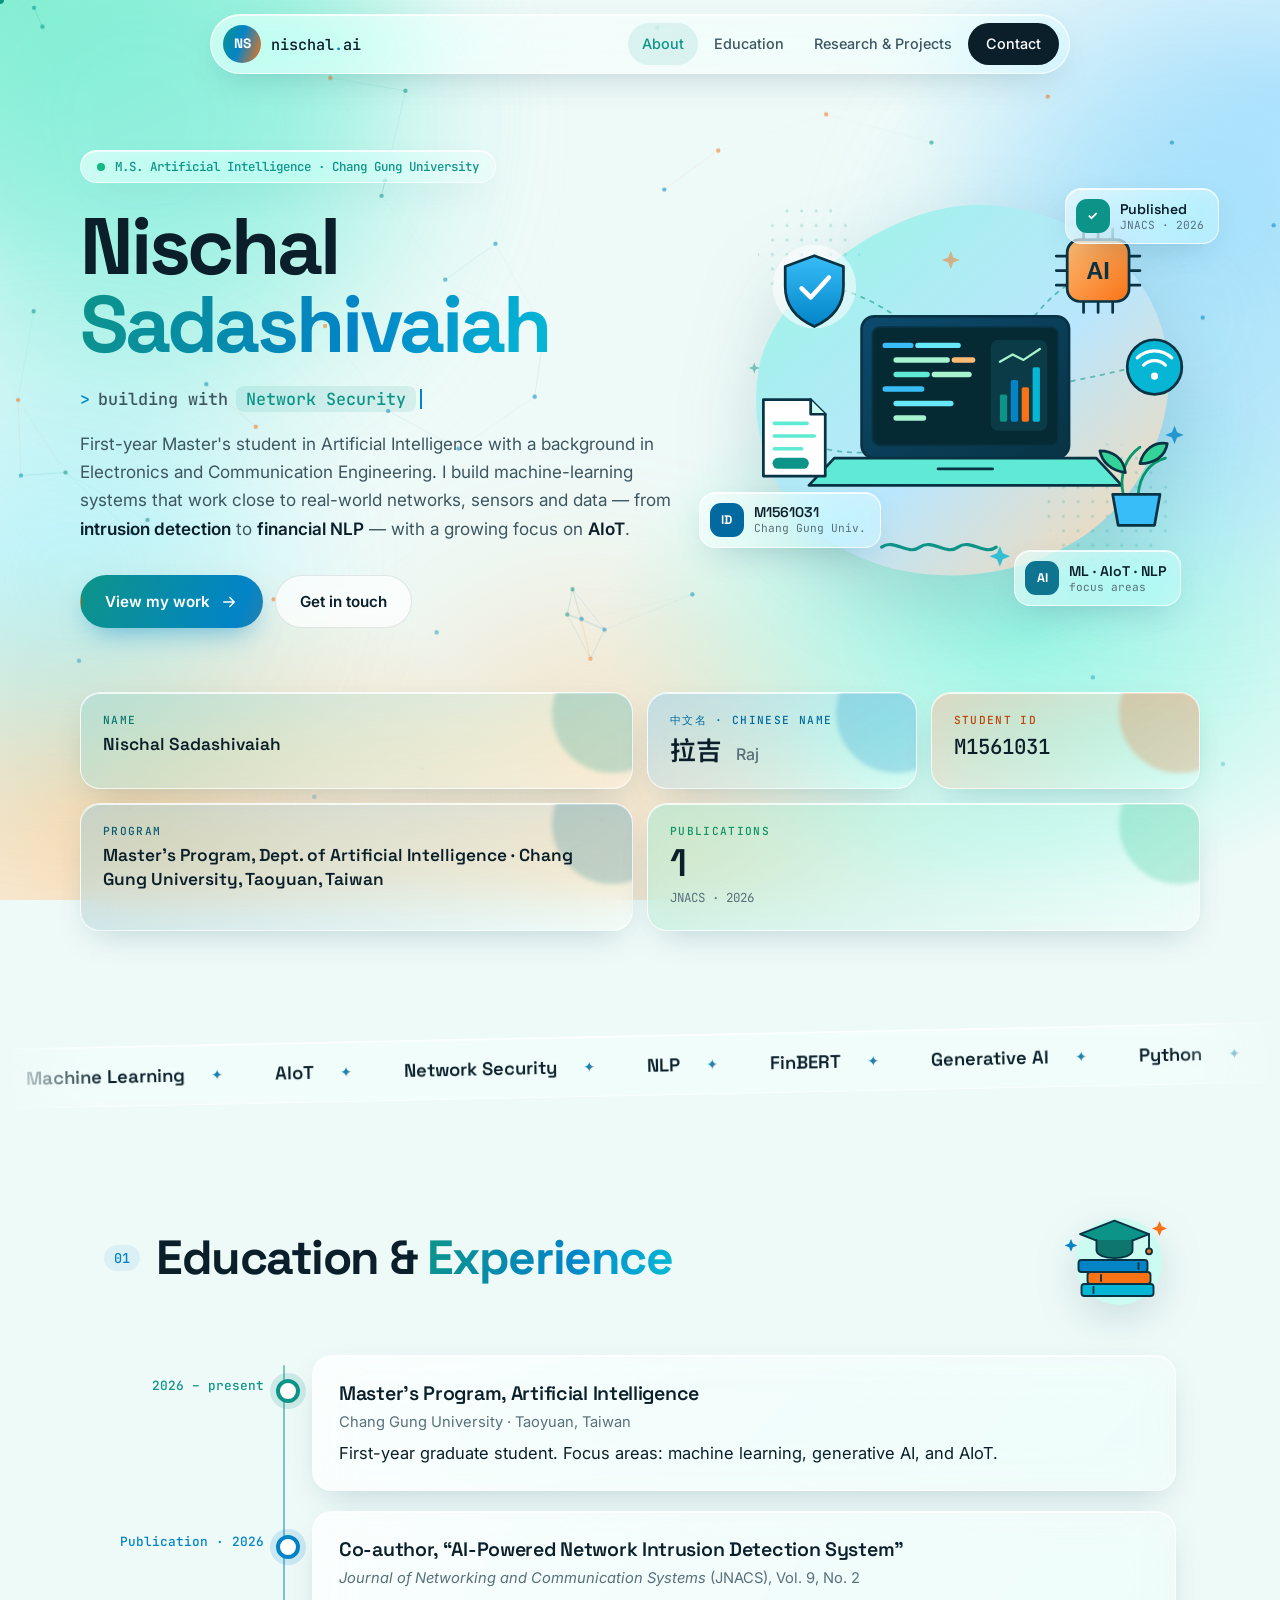
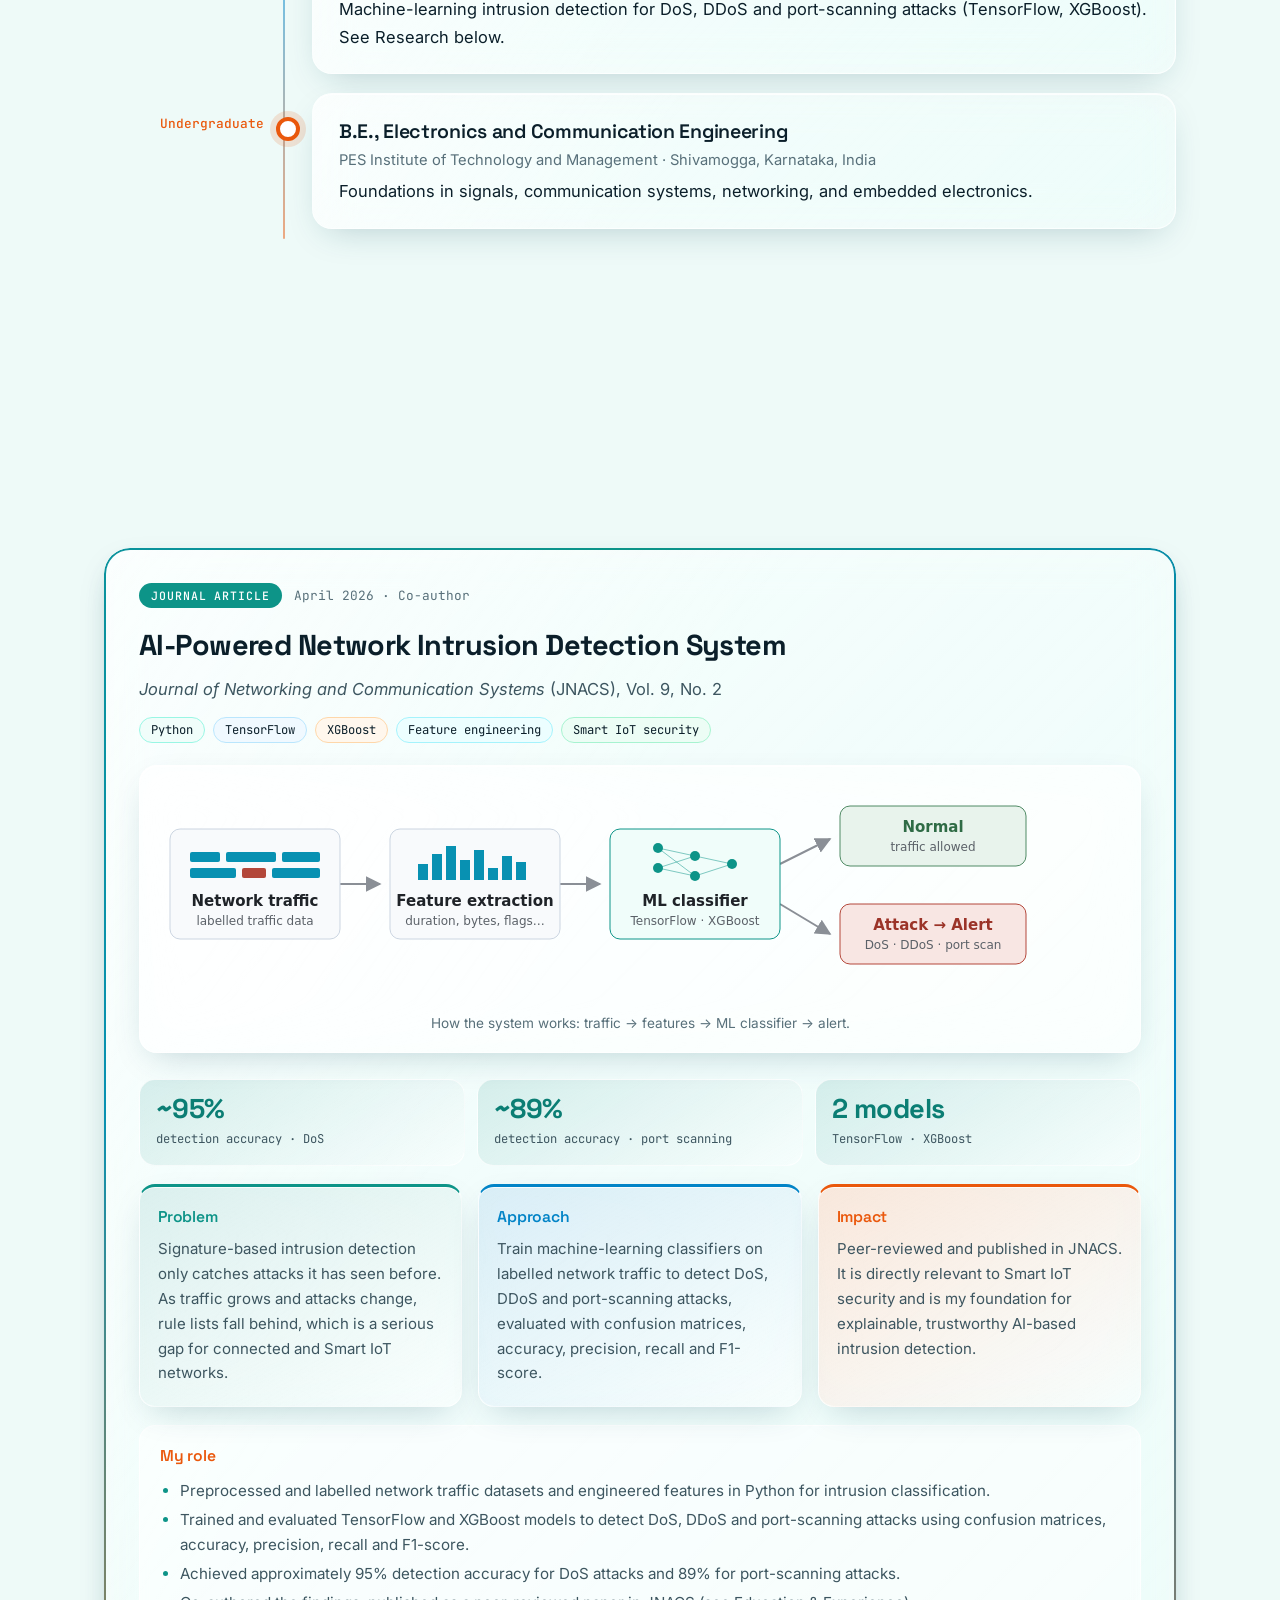
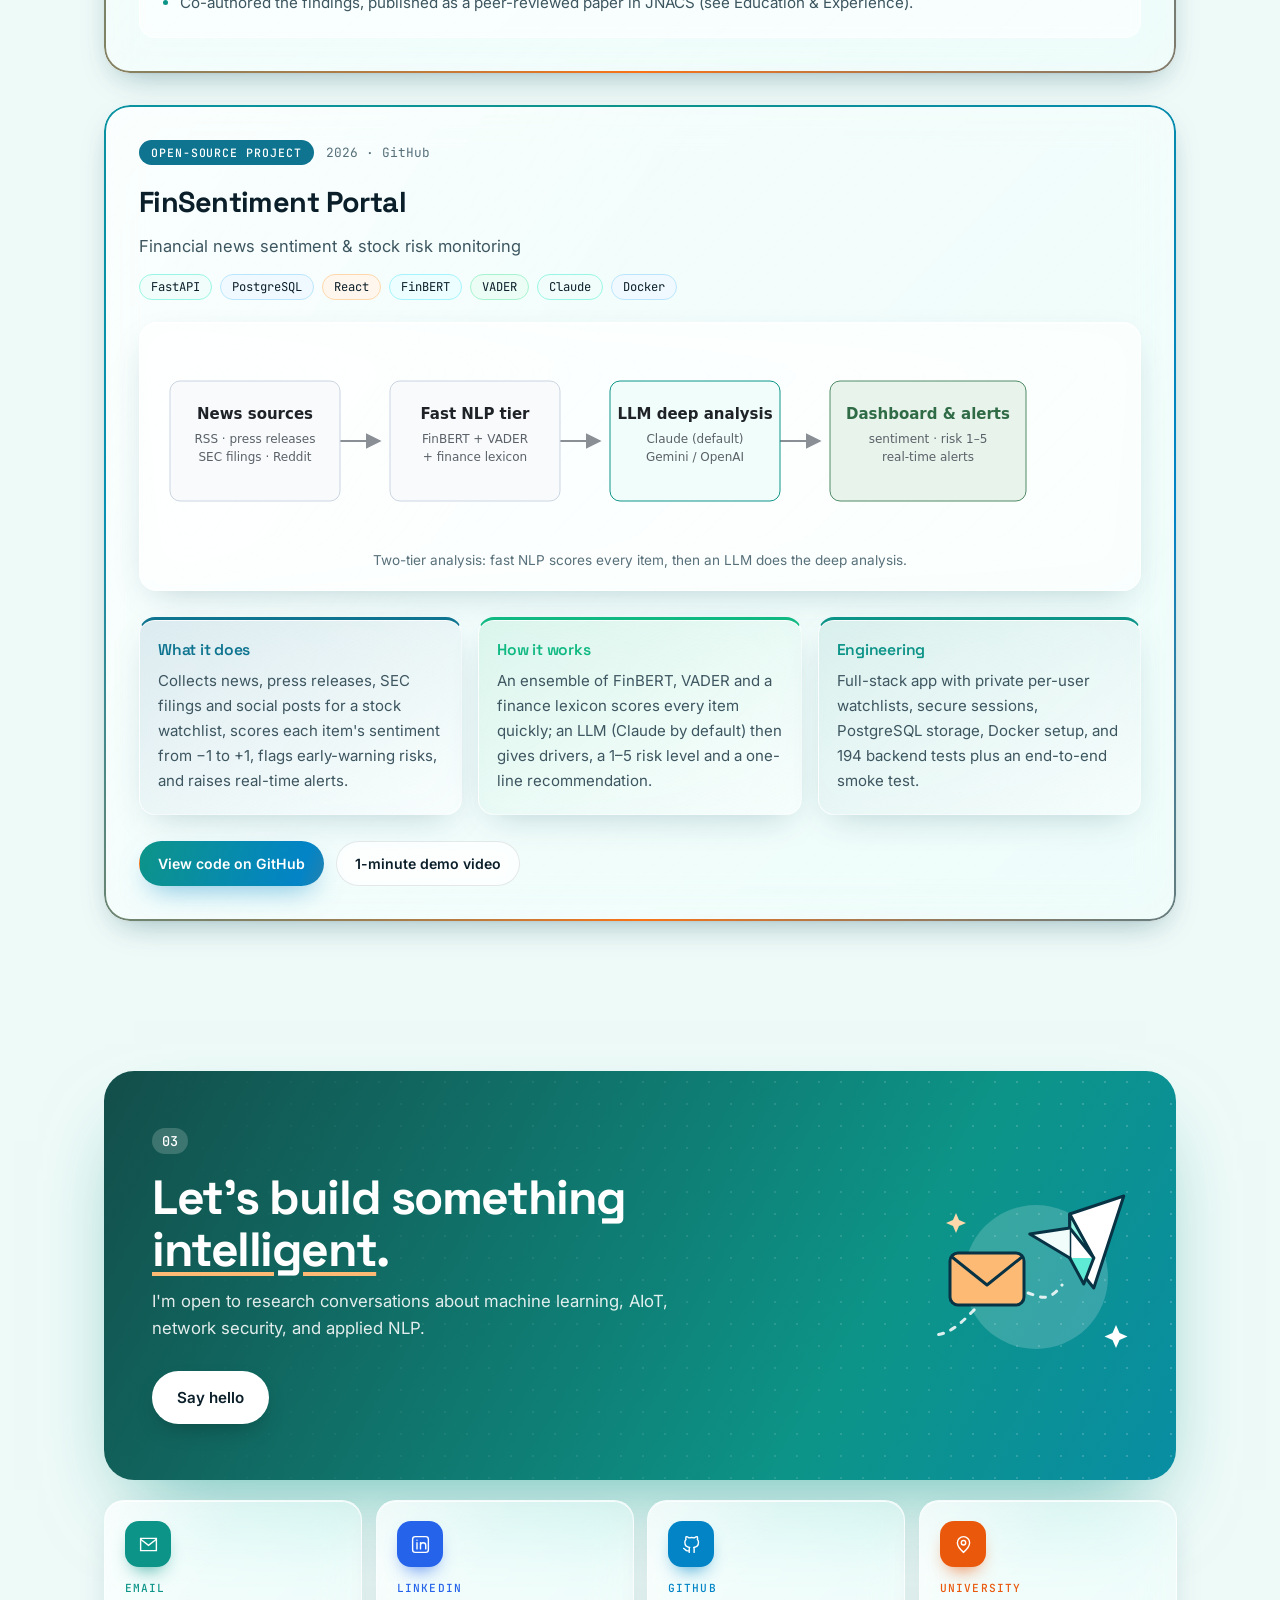
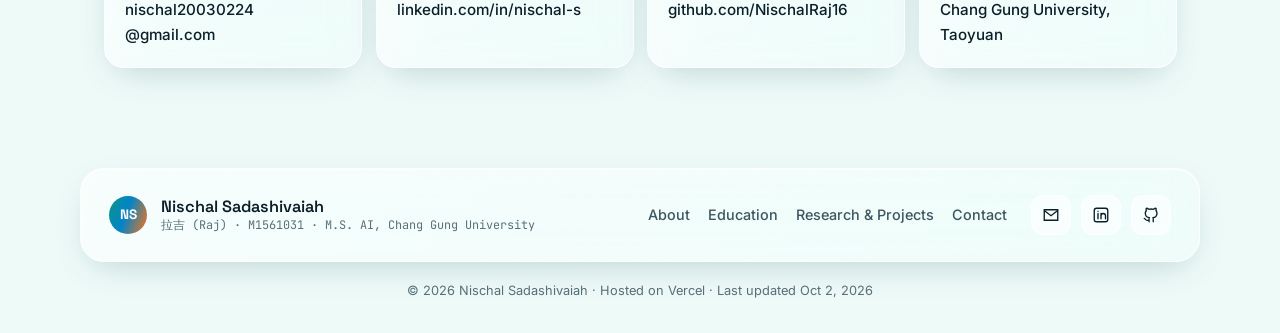
<file: index.html>
<!DOCTYPE html>
<html lang="en">
<head>
  <meta charset="UTF-8">
  <meta name="viewport" content="width=device-width, initial-scale=1">
  <title>Nischal Sadashivaiah · AI Master's Student, Chang Gung University</title>
  <meta name="description" content="Personal website of Nischal Sadashivaiah (Raj), Master's student in Artificial Intelligence at Chang Gung University. Research in machine learning for network security; projects in financial NLP.">
  <meta name="theme-color" content="#0d9488">
  <meta name="author" content="Nischal Sadashivaiah">
  <link rel="canonical" href="https://nischal-sadashivaiah.vercel.app/">
  <meta property="og:type" content="website">
  <meta property="og:url" content="https://nischal-sadashivaiah.vercel.app/">
  <meta property="og:title" content="Nischal Sadashivaiah · AI Master's Student, Chang Gung University">
  <meta property="og:description" content="M.S. Artificial Intelligence student (M1561031). Research in ML for network intrusion detection; projects in financial NLP and AIoT.">
  <meta name="twitter:card" content="summary">
  <meta name="twitter:title" content="Nischal Sadashivaiah · AI Master's Student">
  <meta name="twitter:description" content="ML for network security, financial NLP and AIoT · Chang Gung University.">
  <link rel="icon" href="assets/favicon.svg" type="image/svg+xml">
  <link rel="preconnect" href="https://fonts.googleapis.com">
  <link rel="preconnect" href="https://fonts.gstatic.com" crossorigin>
  <link href="https://fonts.googleapis.com/css2?family=Space+Grotesk:wght@500;600;700&family=Inter:wght@400;500;600&family=JetBrains+Mono:wght@400;500&family=Noto+Sans+TC:wght@500;600&display=swap" rel="stylesheet">
  <link rel="stylesheet" href="styles.css">
  <link rel="stylesheet" href="glass.css">
  <link rel="stylesheet" href="final.css">
</head>
<body>
  <a class="skip-link" href="#main">Skip to content</a>

  <div class="progress" aria-hidden="true"><span id="progress-bar"></span></div>
  <div class="aurora" aria-hidden="true"><i class="a1"></i><i class="a2"></i><i class="a3"></i><i class="a4"></i></div>
  <div class="cursor-dot" aria-hidden="true"></div>
  <div class="cursor-ring" aria-hidden="true"><span></span></div>

  <header class="site-header">
    <nav class="nav glass" aria-label="Main">
      <a class="brand" href="#about"><span class="brand-mark">NS</span><span class="brand-text">nischal<span class="dot">.</span>ai</span></a>
      <button class="nav-toggle" aria-expanded="false" aria-controls="nav-links" aria-label="Open menu">
        <span></span><span></span><span></span>
      </button>
      <ul id="nav-links" class="nav-links">
        <li><a href="#about">About</a></li>
        <li><a href="#education">Education</a></li>
        <li><a href="#research">Research &amp; Projects</a></li>
        <li><a href="#contact" class="nav-cta magnetic">Contact</a></li>
      </ul>
    </nav>
  </header>

  <main id="main">
    <section id="about" class="hero">
      <canvas id="net" aria-hidden="true"></canvas>
      <div class="hero-inner">
        <div class="hero-text reveal">
          <p class="status glass"><span class="pulse" aria-hidden="true"></span>M.S. Artificial Intelligence · Chang Gung University</p>
          <h1>Nischal<br><span class="grad-text">Sadashivaiah</span></h1>
          <p class="rotator" aria-label="Focus areas: Machine Learning, AIoT, Network Security, NLP">
            <span class="mono">&gt;</span> building with
            <span class="rot-wrap" aria-hidden="true"><span class="rot" id="rot">Machine Learning</span></span><span class="caret" aria-hidden="true"></span>
          </p>
          <p class="lead">
            First-year Master's student in Artificial Intelligence with a background in Electronics
            and Communication Engineering. I build machine-learning systems that work close to
            real-world networks, sensors and data — from <strong>intrusion detection</strong> to
            <strong>financial NLP</strong> — with a growing focus on <strong>AIoT</strong>.
          </p>
          <div class="hero-actions">
            <a class="btn btn-primary magnetic" href="#research" data-cursor="View"><span>View my work</span><svg viewBox="0 0 24 24" aria-hidden="true"><path d="M5 12h14M13 6l6 6-6 6" fill="none" stroke="currentColor" stroke-width="2" stroke-linecap="round" stroke-linejoin="round"/></svg></a>
            <a class="btn btn-glass magnetic" href="#contact"><span>Get in touch</span></a>
          </div>
        </div>

        <div class="hero-art reveal">
          <img class="art-img" src="assets/illus-hero.svg" alt="Illustration: a laptop showing code and a chart, surrounded by a security shield, an AI chip, an IoT sensor and a published paper, linked by network lines." width="520" height="460">
          <div class="float-badge glass fb1"><span class="fb-ico i-violet" aria-hidden="true">✓</span><span><b>Published</b><small>JNACS · 2026</small></span></div>
          <div class="float-badge glass fb2"><span class="fb-ico i-pink" aria-hidden="true">ID</span><span><b>M1561031</b><small>Chang Gung Univ.</small></span></div>
          <div class="float-badge glass fb3"><span class="fb-ico i-cyan" aria-hidden="true">AI</span><span><b>ML · AIoT · NLP</b><small>focus areas</small></span></div>
        </div>
      </div>

      <div class="bento">
        <div class="tile glass t-violet reveal"><small>Name</small><b>Nischal Sadashivaiah</b></div>
        <div class="tile glass t-pink reveal"><small lang="zh-Hant">中文名 · Chinese name</small><b class="cn"><span lang="zh-Hant">拉吉</span> <span class="cn-en">Raj</span></b></div>
        <div class="tile glass t-amber reveal"><small>Student ID</small><b class="mono-b">M1561031</b></div>
        <div class="tile glass t-cyan reveal wide"><small>Program</small><b>Master's Program, Dept. of Artificial Intelligence · Chang Gung University, Taoyuan, Taiwan</b></div>
        <div class="tile glass t-green reveal"><small>Publications</small><b class="big">1</b><span>JNACS · 2026</span></div>
      </div>
    </section>

    <div class="marquee glass" aria-label="Skills">
      <div class="track">
        <span>Machine Learning</span><span>AIoT</span><span>Network Security</span><span>NLP</span><span>FinBERT</span><span>Generative AI</span><span>Python</span><span>FastAPI</span><span>React</span><span>PostgreSQL</span><span>Docker</span><span>Embedded Systems</span>
        <span aria-hidden="true">Machine Learning</span><span aria-hidden="true">AIoT</span><span aria-hidden="true">Network Security</span><span aria-hidden="true">NLP</span><span aria-hidden="true">FinBERT</span><span aria-hidden="true">Generative AI</span><span aria-hidden="true">Python</span><span aria-hidden="true">FastAPI</span><span aria-hidden="true">React</span><span aria-hidden="true">PostgreSQL</span><span aria-hidden="true">Docker</span><span aria-hidden="true">Embedded Systems</span>
      </div>
    </div>

    <section id="education" class="section">
      <header class="sec-head reveal">
        <span class="sec-no">01</span>
        <h2>Education &amp; <span class="grad-text">Experience</span></h2>
        <img class="spot" src="assets/illus-edu.svg" alt="" width="160" height="140" aria-hidden="true">
      </header>
      <ol class="timeline">
        <li class="reveal" style="--c: var(--violet)">
          <span class="when">2026 – present</span>
          <div class="card glass tilt">
            <h3>Master's Program, Artificial Intelligence</h3>
            <p class="where">Chang Gung University · Taoyuan, Taiwan</p>
            <p>First-year graduate student. Focus areas: machine learning, generative AI, and AIoT.</p>
          </div>
        </li>
        <li class="reveal" style="--c: var(--pink)">
          <span class="when">Publication · 2026</span>
          <div class="card glass tilt">
            <h3>Co-author, “AI-Powered Network Intrusion Detection System”</h3>
            <p class="where"><cite>Journal of Networking and Communication Systems</cite> (JNACS), Vol. 9, No. 2</p>
            <p>Machine-learning intrusion detection for DoS, DDoS and port-scanning attacks (TensorFlow, XGBoost). See Research below.</p>
          </div>
        </li>
        <li class="reveal" style="--c: var(--amber)">
          <span class="when">Undergraduate</span>
          <div class="card glass tilt">
            <h3>B.E., Electronics and Communication Engineering</h3>
            <p class="where">PES Institute of Technology and Management · Shivamogga, Karnataka, India</p>
            <p>Foundations in signals, communication systems, networking, and embedded electronics.</p>
          </div>
        </li>
      </ol>
    </section>

    <section id="research" class="section">
      <header class="sec-head reveal">
        <span class="sec-no">02</span>
        <h2>Research &amp; <span class="grad-text">Projects</span></h2>
        <img class="spot" src="assets/illus-research.svg" alt="" width="160" height="140" aria-hidden="true">
      </header>

      <article class="paper glow reveal">
        <div class="paper-inner">
          <div class="paper-top">
            <span class="badge b-violet">Journal article</span><span class="meta">April 2026 · Co-author</span>
          </div>
          <h3>AI-Powered Network Intrusion Detection System</h3>
          <p class="venue"><cite>Journal of Networking and Communication Systems</cite> (JNACS), Vol. 9, No. 2</p>
          <ul class="stack" aria-label="Tools">
            <li>Python</li><li>TensorFlow</li><li>XGBoost</li><li>Feature engineering</li><li>Smart IoT security</li>
          </ul>

          <figure class="pipeline">
            <picture>
              <source media="(max-width: 600px)" srcset="assets/nids-pipeline-vertical.svg">
              <img src="assets/nids-pipeline.svg" alt="Diagram of the intrusion detection pipeline: network traffic is captured, features are extracted from each flow, a machine learning classifier labels it as normal or attack, and attacks raise an alert." width="880" height="220">
            </picture>
            <figcaption>How the system works: traffic → features → ML classifier → alert.</figcaption>
          </figure>

          <div class="metrics" aria-label="Key results">
            <div class="metric m-violet"><b>~95%</b><span>detection accuracy · DoS</span></div>
            <div class="metric m-pink"><b>~89%</b><span>detection accuracy · port scanning</span></div>
            <div class="metric m-amber"><b>2 models</b><span>TensorFlow · XGBoost</span></div>
          </div>

          <div class="paper-grid">
            <div class="mini m-violet">
              <h4>Problem</h4>
              <p>Signature-based intrusion detection only catches attacks it has seen before. As traffic grows and attacks change, rule lists fall behind, which is a serious gap for connected and Smart IoT networks.</p>
            </div>
            <div class="mini m-pink">
              <h4>Approach</h4>
              <p>Train machine-learning classifiers on labelled network traffic to detect DoS, DDoS and port-scanning attacks, evaluated with confusion matrices, accuracy, precision, recall and F1-score.</p>
            </div>
            <div class="mini m-amber">
              <h4>Impact</h4>
              <p>Peer-reviewed and published in JNACS. It is directly relevant to Smart IoT security and is my foundation for explainable, trustworthy AI-based intrusion detection.</p>
            </div>
          </div>

          <div class="role">
            <h4>My role</h4>
            <ul>
              <li>Preprocessed and labelled network traffic datasets and engineered features in Python for intrusion classification.</li>
              <li>Trained and evaluated TensorFlow and XGBoost models to detect DoS, DDoS and port-scanning attacks using confusion matrices, accuracy, precision, recall and F1-score.</li>
              <li>Achieved approximately 95% detection accuracy for DoS attacks and 89% for port-scanning attacks.</li>
              <li>Co-authored the findings, published as a peer-reviewed paper in JNACS (see Education &amp; Experience).</li>
            </ul>
          </div>
        </div>
      </article>

      <article class="paper glow reveal">
        <div class="paper-inner">
          <div class="paper-top">
            <span class="badge b-cyan">Open-source project</span><span class="meta">2026 · GitHub</span>
          </div>
          <h3>FinSentiment Portal</h3>
          <p class="venue">Financial news sentiment &amp; stock risk monitoring</p>
          <ul class="stack" aria-label="Tech stack">
            <li>FastAPI</li><li>PostgreSQL</li><li>React</li><li>FinBERT</li><li>VADER</li><li>Claude</li><li>Docker</li>
          </ul>

          <figure class="pipeline">
            <picture>
              <source media="(max-width: 600px)" srcset="assets/finsentiment-arch-vertical.svg">
              <img src="assets/finsentiment-arch.svg" alt="Architecture of FinSentiment Portal: news sources feed a fast NLP tier (FinBERT, VADER and a finance lexicon), then an LLM deep-analysis step (Claude by default, or Gemini or OpenAI), which drives a dashboard with sentiment, risk scores and alerts." width="880" height="200" loading="lazy">
            </picture>
            <figcaption>Two-tier analysis: fast NLP scores every item, then an LLM does the deep analysis.</figcaption>
          </figure>

          <div class="paper-grid">
            <div class="mini m-cyan">
              <h4>What it does</h4>
              <p>Collects news, press releases, SEC filings and social posts for a stock watchlist, scores each item's sentiment from −1 to +1, flags early-warning risks, and raises real-time alerts.</p>
            </div>
            <div class="mini m-green">
              <h4>How it works</h4>
              <p>An ensemble of FinBERT, VADER and a finance lexicon scores every item quickly; an LLM (Claude by default) then gives drivers, a 1–5 risk level and a one-line recommendation.</p>
            </div>
            <div class="mini m-violet">
              <h4>Engineering</h4>
              <p>Full-stack app with private per-user watchlists, secure sessions, PostgreSQL storage, Docker setup, and 194 backend tests plus an end-to-end smoke test.</p>
            </div>
          </div>
          <p class="project-links">
            <a class="btn btn-primary btn-sm magnetic" href="https://github.com/NischalRaj16/finsentiment-portal" target="_blank" rel="noopener" data-cursor="Code"><span>View code on GitHub</span></a>
            <a class="btn btn-glass btn-sm magnetic" href="https://github.com/NischalRaj16/finsentiment-portal/blob/main/docs/demo/finsentiment-demo.mp4" target="_blank" rel="noopener" data-cursor="Play"><span>1-minute demo video</span></a>
          </p>
        </div>
      </article>
    </section>

    <section id="contact" class="section">
      <div class="cta reveal">
        <span class="sec-no">03</span>
        <h2>Let's build something <span class="u">intelligent</span>.</h2>
        <p>I'm open to research conversations about machine learning, AIoT, network security, and applied NLP.</p>
        <a class="btn btn-light magnetic" href="mailto:nischal20030224@gmail.com" data-cursor="Mail"><span>Say hello</span></a>
        <img class="cta-art" src="assets/illus-contact.svg" alt="" width="220" height="180" aria-hidden="true">
      </div>
      <ul class="contact-grid">
        <li class="reveal">
          <a class="contact-card glass tilt" href="mailto:nischal20030224@gmail.com" style="--c: var(--violet)" data-cursor="Mail">
            <span class="icon" aria-hidden="true"><svg viewBox="0 0 24 24"><path d="M3 5h18v14H3z" fill="none" stroke="currentColor" stroke-width="1.6"/><path d="m3 6 9 7 9-7" fill="none" stroke="currentColor" stroke-width="1.6"/></svg></span>
            <span><small>Email</small>nischal20030224<wbr>@gmail.com</span>
          </a>
        </li>
        <li class="reveal">
          <a class="contact-card glass tilt" href="https://www.linkedin.com/in/nischal-s" target="_blank" rel="noopener" style="--c: var(--blue)" data-cursor="Open">
            <span class="icon" aria-hidden="true"><svg viewBox="0 0 24 24"><rect x="3" y="3" width="18" height="18" rx="3" fill="none" stroke="currentColor" stroke-width="1.6"/><path d="M8 10v7M8 7v.01M12 17v-7m0 3a3 3 0 0 1 6 0v4" fill="none" stroke="currentColor" stroke-width="1.6" stroke-linecap="round"/></svg></span>
            <span><small>LinkedIn</small>linkedin.com/in/nischal-s</span>
          </a>
        </li>
        <li class="reveal">
          <a class="contact-card glass tilt" href="https://github.com/NischalRaj16" target="_blank" rel="noopener" style="--c: var(--pink)" data-cursor="Open">
            <span class="icon" aria-hidden="true"><svg viewBox="0 0 24 24"><path d="M9 19c-4 1.3-4-2-6-2.5M15 21v-3.5c0-1 .1-1.4-.5-2 2.8-.3 5.5-1.4 5.5-6a4.6 4.6 0 0 0-1.3-3.2 4.2 4.2 0 0 0-.1-3.2s-1-.3-3.4 1.3a11.6 11.6 0 0 0-6 0C6.8 2.8 5.8 3.1 5.8 3.1a4.2 4.2 0 0 0-.1 3.2A4.6 4.6 0 0 0 4.4 9.5c0 4.6 2.7 5.7 5.5 6-.6.6-.6 1.2-.5 2V21" fill="none" stroke="currentColor" stroke-width="1.6" stroke-linecap="round" stroke-linejoin="round"/></svg></span>
            <span><small>GitHub</small>github.com/NischalRaj16</span>
          </a>
        </li>
        <li class="reveal">
          <a class="contact-card glass tilt" href="https://www.cgu.edu.tw/" target="_blank" rel="noopener" style="--c: var(--amber)" data-cursor="Open">
            <span class="icon" aria-hidden="true"><svg viewBox="0 0 24 24"><path d="M12 21s-7-6.2-7-11a7 7 0 0 1 14 0c0 4.8-7 11-7 11z" fill="none" stroke="currentColor" stroke-width="1.6"/><circle cx="12" cy="10" r="2.5" fill="none" stroke="currentColor" stroke-width="1.6"/></svg></span>
            <span><small>University</small>Chang Gung University, Taoyuan</span>
          </a>
        </li>
      </ul>
    </section>
  </main>

  <footer class="site-footer">
  <a class="to-top glass" href="#about" aria-label="Back to top"><svg viewBox="0 0 24 24" aria-hidden="true"><path d="M12 19V5M6 11l6-6 6 6" fill="none" stroke="currentColor" stroke-width="2.2" stroke-linecap="round" stroke-linejoin="round"/></svg></a>
    <div class="foot glass">
      <div class="foot-brand">
        <span class="brand-mark" aria-hidden="true">NS</span>
        <div><b>Nischal Sadashivaiah</b><small><span lang="zh-Hant">拉吉</span> (Raj) · M1561031 · M.S. AI, Chang Gung University</small></div>
      </div>
      <nav class="foot-links" aria-label="Footer">
        <a href="#about">About</a><a href="#education">Education</a><a href="#research">Research &amp; Projects</a><a href="#contact">Contact</a>
      </nav>
      <div class="foot-social">
        <a href="mailto:nischal20030224@gmail.com" aria-label="Email" data-cursor="Mail"><svg viewBox="0 0 24 24" aria-hidden="true"><path d="M3 5h18v14H3z" fill="none" stroke="currentColor" stroke-width="1.8"/><path d="m3 6 9 7 9-7" fill="none" stroke="currentColor" stroke-width="1.8"/></svg></a>
        <a href="https://www.linkedin.com/in/nischal-s" target="_blank" rel="noopener" aria-label="LinkedIn"><svg viewBox="0 0 24 24" aria-hidden="true"><rect x="3" y="3" width="18" height="18" rx="3" fill="none" stroke="currentColor" stroke-width="1.8"/><path d="M8 10v7M8 7v.01M12 17v-7m0 3a3 3 0 0 1 6 0v4" fill="none" stroke="currentColor" stroke-width="1.8" stroke-linecap="round"/></svg></a>
        <a href="https://github.com/NischalRaj16" target="_blank" rel="noopener" aria-label="GitHub"><svg viewBox="0 0 24 24" aria-hidden="true"><path d="M9 19c-4 1.3-4-2-6-2.5M15 21v-3.5c0-1 .1-1.4-.5-2 2.8-.3 5.5-1.4 5.5-6a4.6 4.6 0 0 0-1.3-3.2 4.2 4.2 0 0 0-.1-3.2s-1-.3-3.4 1.3a11.6 11.6 0 0 0-6 0C6.8 2.8 5.8 3.1 5.8 3.1a4.2 4.2 0 0 0-.1 3.2A4.6 4.6 0 0 0 4.4 9.5c0 4.6 2.7 5.7 5.5 6-.6.6-.6 1.2-.5 2V21" fill="none" stroke="currentColor" stroke-width="1.8" stroke-linecap="round" stroke-linejoin="round"/></svg></a>
      </div>
    </div>
    <p class="foot-note">© <span id="year">2026</span> Nischal Sadashivaiah · Hosted on Vercel · Last updated <time datetime="2026-10-02">Oct 2, 2026</time></p>
  </footer>

  <script src="script.js"></script>
  <script src="final.js"></script>
</body>
</html>
</file>
<file: styles.css>
:root {
  --bg: #f2fbfa;
  --text: #0b1f2a;
  --muted: #3d5660;
  --faint: #58707a;
  --line: rgba(11, 31, 42, .09);

  --violet: #0d9488;
  --pink: #0284c7;
  --amber: #ea580c;
  --cyan: #0e7490;
  --blue: #2563eb;
  --green: #10b981;

  --grad: linear-gradient(110deg, #0d9488 0%, #0284c7 45%, #f97316 100%);
  --grad-loop: linear-gradient(110deg, #0d9488 0%, #0284c7 30%, #06b6d4 50%, #0284c7 70%, #0d9488 100%);
  --glass: rgba(255, 255, 255, .62);
  --glass-brd: rgba(255, 255, 255, .75);
  --shadow: 0 1px 2px rgba(11, 31, 42, .04), 0 12px 32px -16px rgba(15, 76, 92, .22);
  --shadow-lg: 0 2px 6px rgba(11, 31, 42, .05), 0 28px 56px -20px rgba(13, 148, 136, .35);

  --display: "Space Grotesk", "Inter", system-ui, sans-serif;
  --sans: "Inter", system-ui, -apple-system, "Segoe UI", sans-serif;
  --mono: "JetBrains Mono", ui-monospace, Menlo, monospace;
  --maxw: 1120px;
  color-scheme: light;
}

* { box-sizing: border-box; }
[hidden] { display: none !important; }
html { scroll-behavior: smooth; scroll-padding-top: 96px; }
body {
  margin: 0; min-height: 100vh; overflow-x: hidden;
  background: var(--bg);
  color: var(--text);
  font: 16.5px/1.65 var(--sans);
  -webkit-font-smoothing: antialiased;
}
img { max-width: 100%; height: auto; display: block; }
a { color: var(--violet); text-underline-offset: 3px; }
:focus-visible { outline: 2px solid var(--violet); outline-offset: 3px; border-radius: 8px; }
strong { font-weight: 600; color: var(--text); }
::selection { background: #99f6e4; color: var(--text); }
h1, h2, h3, h4 { font-family: var(--display); margin: 0; letter-spacing: -.015em; }

.skip-link { position: absolute; left: -999px; top: 8px; background: #fff; padding: 8px 12px; z-index: 200; }
.skip-link:focus { left: 16px; }

.glass {
  background: var(--glass);
  border: 1px solid var(--glass-brd);
  backdrop-filter: blur(16px) saturate(170%);
  -webkit-backdrop-filter: blur(16px) saturate(170%);
}
.grad-text {
  background: var(--grad-loop); background-size: 200% auto;
  -webkit-background-clip: text; background-clip: text; color: transparent;
  animation: shine 8s linear infinite;
}
@keyframes shine { to { background-position: 200% center; } }
.mono { font-family: var(--mono); }

.aurora { position: fixed; inset: 0; z-index: -1; overflow: hidden; pointer-events: none; }
.aurora i { position: absolute; border-radius: 50%; filter: blur(80px); opacity: .45; will-change: transform; }
.aurora .a1 { width: 520px; height: 520px; background: #5eead4; top: -140px; left: -120px; animation: float1 22s ease-in-out infinite; }
.aurora .a2 { width: 460px; height: 460px; background: #7dd3fc; top: 10%; right: -140px; animation: float2 26s ease-in-out infinite; }
.aurora .a3 { width: 420px; height: 420px; background: #fdba74; bottom: -120px; left: 30%; opacity: .32; animation: float3 30s ease-in-out infinite; }
.aurora .a4 { width: 380px; height: 380px; background: #67e8f9; bottom: 15%; left: -120px; opacity: .35; animation: float2 28s ease-in-out infinite reverse; }
@keyframes float1 { 50% { transform: translate(120px, 90px) scale(1.1); } }
@keyframes float2 { 50% { transform: translate(-110px, 120px) scale(.92); } }
@keyframes float3 { 50% { transform: translate(90px, -110px) scale(1.08); } }

.progress { position: fixed; top: 0; left: 0; right: 0; height: 3px; z-index: 120; }
.progress span { display: block; height: 100%; width: 100%; transform-origin: 0 50%; transform: scaleX(0); background: var(--grad); }

.cursor-dot, .cursor-ring { display: none; }
@media (hover: hover) and (pointer: fine) {
  .has-cursor, .has-cursor a, .has-cursor button { cursor: none; }
  .has-cursor .cursor-dot, .has-cursor .cursor-ring { display: block; }
  .cursor-dot, .cursor-ring { position: fixed; top: 0; left: 0; z-index: 300; pointer-events: none; border-radius: 50%; }
  .cursor-dot { width: 8px; height: 8px; margin: -4px 0 0 -4px; background: var(--violet); transition: opacity .2s, transform .15s; }
  .cursor-ring {
    width: 38px; height: 38px; margin: -19px 0 0 -19px;
    border: 1.5px solid rgba(13, 148, 136, .55);
    display: grid; place-items: center;
    transition: width .25s, height .25s, margin .25s, background .25s, border-color .25s;
  }
  .cursor-ring span { font: 600 .68rem var(--mono); color: #fff; opacity: 0; transition: opacity .2s; letter-spacing: .04em; }
  .cursor-ring.hover { width: 58px; height: 58px; margin: -29px 0 0 -29px; background: rgba(2, 132, 199, .12); border-color: var(--pink); }
  .cursor-ring.label { width: 72px; height: 72px; margin: -36px 0 0 -36px; background: var(--grad); border-color: transparent; }
  .cursor-ring.label span { opacity: 1; }
  .cursor-ring.label ~ .cursor-dot, .cursor-dot.hide { opacity: 0; }
  .cursor-ring.down { transform: scale(.85); }
}

.site-header { position: fixed; top: 14px; left: 0; right: 0; z-index: 100; padding: 0 16px; pointer-events: none; }
.nav {
  pointer-events: auto; max-width: 860px; margin: 0 auto; height: 60px; padding: 0 10px 0 12px;
  display: flex; align-items: center; justify-content: space-between;
  border-radius: 999px; box-shadow: var(--shadow);
}
.brand { display: flex; align-items: center; gap: 10px; text-decoration: none; color: var(--text); }
.brand-mark {
  width: 38px; height: 38px; border-radius: 50%; display: grid; place-items: center;
  background: var(--grad);
  color: #fff; font: 700 .85rem/1 var(--display);
}
.brand-text { font: 500 .95rem var(--mono); }
.brand .dot { color: var(--pink); }
.nav-links { list-style: none; display: flex; align-items: center; gap: 2px; margin: 0; padding: 0; }
.nav-links a {
  display: block; color: var(--muted); text-decoration: none; font-size: .9rem; font-weight: 500;
  padding: 9px 14px; border-radius: 999px; transition: color .2s, background .2s;
}
.nav-links a:hover { color: var(--text); background: rgba(13, 148, 136, .08); }
.nav-links a.active { color: var(--violet); background: rgba(13, 148, 136, .1); }
.nav-links a.nav-cta { color: #fff; background: var(--text); padding: 9px 18px; }
.nav-links a.nav-cta:hover, .nav-links a.nav-cta.active { background: var(--violet); color: #fff; }
.nav-toggle { display: none; background: none; border: 0; padding: 10px 12px; cursor: pointer; }
.nav-toggle span { display: block; width: 22px; height: 2px; background: var(--text); margin: 4px 0; border-radius: 2px; transition: transform .25s, opacity .2s; }

.hero { position: relative; padding: 150px 24px 40px; }
#net { position: absolute; inset: 0; width: 100%; height: 100%; pointer-events: none;
  mask-image: linear-gradient(#000 60%, transparent); -webkit-mask-image: linear-gradient(#000 60%, transparent); }
.hero-inner { position: relative; max-width: var(--maxw); margin: 0 auto; display: grid; grid-template-columns: 1.25fr 1fr; gap: 56px; align-items: center; }
.status {
  display: inline-flex; align-items: center; gap: 10px; margin: 0 0 24px;
  font: 500 .78rem var(--mono); color: var(--violet); padding: 7px 16px; border-radius: 999px; box-shadow: var(--shadow);
}
.pulse { width: 8px; height: 8px; border-radius: 50%; background: #10b981; animation: pulse 2s infinite; }
@keyframes pulse { 0% { box-shadow: 0 0 0 0 rgba(16, 185, 129, .55); } 70% { box-shadow: 0 0 0 9px rgba(16, 185, 129, 0); } 100% { box-shadow: 0 0 0 0 rgba(16, 185, 129, 0); } }
.hero h1 { font-size: clamp(2.7rem, 7vw, 5rem); line-height: .98; font-weight: 700; letter-spacing: -.04em; }
.rotator { margin: 22px 0 18px; font: 500 1.05rem var(--mono); color: var(--muted); display: flex; align-items: center; gap: 8px; flex-wrap: wrap; }
.rotator .mono { color: var(--pink); }
.rot-wrap { display: inline-block; padding: 2px 10px; border-radius: 8px; background: rgba(13, 148, 136, .1); color: var(--violet); }
.caret { width: 2px; height: 1.2em; background: var(--pink); animation: blink 1s steps(1) infinite; margin-left: -4px; }
@keyframes blink { 50% { opacity: 0; } }
.lead { font-size: 1.07rem; color: var(--muted); max-width: 58ch; margin: 0; }
.hero-actions { display: flex; flex-wrap: wrap; gap: 12px; margin-top: 32px; }

.btn {
  position: relative; display: inline-flex; align-items: center; gap: 10px; text-decoration: none;
  font-weight: 600; font-size: .95rem; padding: 13px 24px; border-radius: 999px; border: 1px solid transparent;
  transition: box-shadow .25s, background .25s, color .25s; will-change: transform;
}
.btn svg { width: 18px; height: 18px; transition: transform .25s; }
.btn:hover svg { transform: translateX(3px); }
.btn-primary { color: #fff; background: var(--grad); background-size: 200% auto; box-shadow: 0 12px 28px -10px rgba(2, 132, 199, .55); }
.btn-primary:hover { background-position: right center; box-shadow: 0 16px 34px -10px rgba(13, 148, 136, .6); }
.btn-glass { color: var(--text); background: rgba(255, 255, 255, .7); border-color: rgba(11, 31, 42, .1); backdrop-filter: blur(10px); -webkit-backdrop-filter: blur(10px); }
.btn-glass:hover { border-color: var(--violet); color: var(--violet); }
.btn-light { color: var(--text); background: #fff; box-shadow: 0 10px 24px -10px rgba(0, 0, 0, .35); }
.btn-sm { padding: 10px 18px; font-size: .88rem; }

.code-card {
  background: #062a33; color: #e2e8f0; border-radius: 18px; overflow: hidden;
  box-shadow: 0 40px 70px -28px rgba(15, 76, 92, .55), 0 0 0 1px rgba(255, 255, 255, .06) inset;
  position: relative;
}
.code-card::after { content: ""; position: absolute; inset: 0; border-radius: inherit; padding: 1px; background: var(--grad);
  -webkit-mask: linear-gradient(#000 0 0) content-box, linear-gradient(#000 0 0); -webkit-mask-composite: xor; mask-composite: exclude; opacity: .6; pointer-events: none; }
.code-head { display: flex; align-items: center; gap: 7px; padding: 12px 16px; background: rgba(255, 255, 255, .05); }
.code-head i { width: 11px; height: 11px; border-radius: 50%; background: #f87171; }
.code-head i:nth-child(2) { background: #fb923c; }
.code-head i:nth-child(3) { background: #34d399; }
.code-head span { margin-left: 10px; font: .78rem var(--mono); color: #94b8c0; }
.code-card pre { margin: 0; padding: 20px 22px 24px; overflow-x: auto; font: 13.5px/1.8 var(--mono); }
.code-card .k { color: #38bdf8; } .code-card .f { color: #67e8f9; } .code-card .s { color: #a7f3d0; }
.code-card .n { color: #fdba74; } .code-card .c { color: #6f8f98; }

.bento {
  position: relative; max-width: var(--maxw); margin: 64px auto 0;
  display: grid; grid-template-columns: repeat(4, 1fr); gap: 14px;
}
.tile {
  --c: var(--violet);
  position: relative; overflow: hidden; border-radius: 20px; padding: 20px 22px;
  background: linear-gradient(160deg, color-mix(in srgb, var(--c) 14%, #fff), rgba(255, 255, 255, .75));
  border: 1px solid color-mix(in srgb, var(--c) 22%, transparent);
  box-shadow: var(--shadow); transition: transform .3s, box-shadow .3s;
}
.tile:hover { transform: translateY(-4px); box-shadow: var(--shadow-lg); }
.tile::after { content: ""; position: absolute; width: 120px; height: 120px; right: -40px; top: -40px; border-radius: 50%; background: var(--c); opacity: .12; }
.tile small { display: block; font: 500 .7rem var(--mono); text-transform: uppercase; letter-spacing: .12em; color: color-mix(in srgb, var(--c) 80%, #000); }
.tile b { display: block; margin-top: 6px; font: 600 1.08rem/1.35 var(--display); }
.tile b.cn { font-size: 1.5rem; }
.tile b.mono-b { font: 500 1.3rem var(--mono); }
.tile b.big { font-size: 2.4rem; line-height: 1; }
.tile span { font: .78rem var(--mono); color: var(--faint); }
.tile.wide { grid-column: span 2; }
.t-violet { --c: var(--violet); } .t-pink { --c: var(--pink); } .t-amber { --c: var(--amber); }
.t-cyan { --c: var(--cyan); } .t-green { --c: var(--green); }
.bento .t-violet, .bento .t-green { grid-column: span 2; }

.marquee {
  margin: 64px 0 0; padding: 18px 0; overflow: hidden; transform: rotate(-1.2deg);
  background: var(--text); color: #fff;
  -webkit-mask-image: linear-gradient(90deg, transparent, #000 8%, #000 92%, transparent);
  mask-image: linear-gradient(90deg, transparent, #000 8%, #000 92%, transparent);
}
.track { display: flex; width: max-content; animation: marquee 38s linear infinite; }
.marquee:hover .track { animation-play-state: paused; }
.track span { font: 600 1.15rem var(--display); padding: 0 26px; white-space: nowrap; display: inline-flex; align-items: center; gap: 26px; }
.track span::after { content: "✦"; font-size: .9rem; background: var(--grad); -webkit-background-clip: text; background-clip: text; color: transparent; }
@keyframes marquee { to { transform: translateX(-50%); } }

.section { max-width: var(--maxw); margin: 0 auto; padding: 110px 24px 40px; }
.sec-head { display: flex; align-items: baseline; gap: 16px; margin-bottom: 44px; }
.sec-no { font: 500 .85rem var(--mono); color: var(--pink); padding: 4px 10px; border-radius: 999px; background: rgba(2, 132, 199, .08); }
h2 { font-size: clamp(2rem, 4.4vw, 3rem); font-weight: 700; letter-spacing: -.03em; line-height: 1.08; }
h3 { font-size: 1.22rem; font-weight: 600; }
h4 { font-size: .98rem; font-weight: 600; margin-bottom: 6px; }

.timeline { list-style: none; margin: 0; padding: 0; position: relative; }
.timeline::before { content: ""; position: absolute; left: 179px; top: 10px; bottom: 10px; width: 2px; background: linear-gradient(var(--violet), var(--pink), var(--amber)); border-radius: 2px; opacity: .5; }
.timeline li { --c: var(--violet); display: grid; grid-template-columns: 160px 1fr; gap: 48px; padding: 0 0 20px; position: relative; }
.timeline li::before {
  content: ""; position: absolute; left: 172px; top: 24px; width: 16px; height: 16px; border-radius: 50%;
  background: #fff; border: 4px solid var(--c); box-shadow: 0 0 0 6px color-mix(in srgb, var(--c) 15%, transparent);
}
.when { font: 500 .8rem var(--mono); color: var(--c); padding-top: 22px; text-align: right; }
.card { padding: 22px 26px; border-radius: 20px; box-shadow: var(--shadow); transition: box-shadow .3s, border-color .3s; }
.card:hover { box-shadow: var(--shadow-lg); border-color: color-mix(in srgb, var(--c) 40%, transparent); }
.card h3 { color: var(--text); }
.where { color: var(--faint); margin: 4px 0 8px; font-size: .92rem; }
.card p { margin: 0; }
.card p + p { margin-top: 6px; }

@property --ang { syntax: "<angle>"; initial-value: 0deg; inherits: false; }
.paper { position: relative; border-radius: 26px; padding: 1.5px; background: linear-gradient(var(--line), var(--line)); box-shadow: var(--shadow); transition: box-shadow .3s; }
.paper.glow { background: conic-gradient(from var(--ang), #0d9488, #0284c7, #f97316, #0891b2, #0d9488); animation: spin 8s linear infinite; }
@keyframes spin { to { --ang: 360deg; } }
.paper:hover { box-shadow: var(--shadow-lg); }
.paper-inner { border-radius: 25px; padding: 34px; background: rgba(255, 255, 255, .93); }
.paper + .paper { margin-top: 32px; }
.paper-top { display: flex; flex-wrap: wrap; align-items: center; gap: 12px; margin-bottom: 14px; }
.badge { font: 500 .72rem var(--mono); text-transform: uppercase; letter-spacing: .08em; padding: 5px 12px; border-radius: 999px; color: #fff; }
.b-violet { background: var(--violet); } .b-cyan { background: var(--cyan); }
.meta { font: .8rem var(--mono); color: var(--faint); }
.paper h3 { font-size: clamp(1.4rem, 3vw, 1.8rem); font-weight: 700; letter-spacing: -.02em; }
.venue { color: var(--muted); margin: 6px 0 22px; }
.stack { list-style: none; display: flex; flex-wrap: wrap; gap: 8px; padding: 0; margin: -8px 0 22px; }
.stack li { font: .76rem var(--mono); color: var(--text); background: #fff; border: 1px solid var(--line); padding: 4px 11px; border-radius: 999px; }
.stack li:nth-child(5n+1) { border-color: #99f6e4; background: #f0fdfa; }
.stack li:nth-child(5n+2) { border-color: #bae6fd; background: #f0f9ff; }
.stack li:nth-child(5n+3) { border-color: #fed7aa; background: #fff7ed; }
.stack li:nth-child(5n+4) { border-color: #a5f3fc; background: #ecfeff; }
.stack li:nth-child(5n+5) { border-color: #a7f3d0; background: #ecfdf5; }
.pipeline { margin: 0 0 26px; background: linear-gradient(135deg, #f0fdfa, #f0f9ff 50%, #f0fdff); border: 1px solid var(--line); border-radius: 18px; padding: 18px; }
.pipeline figcaption { color: var(--faint); font-size: .85rem; text-align: center; margin-top: 8px; }
.paper-grid { display: grid; grid-template-columns: repeat(3, 1fr); gap: 16px; }
.mini { --c: var(--violet); padding: 18px 18px 20px; border-radius: 16px; background: color-mix(in srgb, var(--c) 7%, #fff); border-top: 3px solid var(--c); }
.mini h4 { color: var(--c); }
.mini p { margin: 0; font-size: .94rem; color: var(--muted); }
.m-violet { --c: var(--violet); } .m-pink { --c: var(--pink); } .m-amber { --c: var(--amber); } .m-cyan { --c: var(--cyan); } .m-green { --c: var(--green); }
.project-links { display: flex; flex-wrap: wrap; gap: 12px; margin: 26px 0 0; }

.cta {
  position: relative; overflow: hidden; border-radius: 30px; padding: 56px 48px; color: #fff;
  background: linear-gradient(120deg, #134e4a, #0d9488 35%, #0284c7 70%, #f97316);
  background-size: 200% 200%; animation: pan 14s ease-in-out infinite;
  box-shadow: 0 40px 80px -30px rgba(13, 148, 136, .6);
}
@keyframes pan { 50% { background-position: 100% 50%; } }
.cta::before { content: ""; position: absolute; inset: 0; background-image: radial-gradient(rgba(255, 255, 255, .18) 1px, transparent 1px); background-size: 22px 22px; mask-image: linear-gradient(90deg, transparent, #000); -webkit-mask-image: linear-gradient(90deg, transparent, #000); }
.cta > * { position: relative; }
.cta .sec-no { color: #fff; background: rgba(255, 255, 255, .18); }
.cta h2 { margin: 18px 0 12px; max-width: 16ch; }
.cta .u { text-decoration: underline; text-decoration-color: #fdba74; text-decoration-thickness: 4px; text-underline-offset: 6px; }
.cta p { margin: 0 0 28px; max-width: 52ch; color: rgba(255, 255, 255, .88); font-size: 1.05rem; }
.contact-grid { list-style: none; padding: 0; margin: 20px 0 0; display: grid; grid-template-columns: repeat(4, 1fr); gap: 14px; }
.contact-card {
  --c: var(--violet);
  display: flex; flex-direction: column; gap: 14px; padding: 20px; height: 100%; text-decoration: none; color: var(--text);
  border-radius: 20px; box-shadow: var(--shadow); transition: box-shadow .3s, border-color .3s;
}
.contact-card:hover { box-shadow: var(--shadow-lg); border-color: color-mix(in srgb, var(--c) 45%, transparent); }
.contact-card > span:last-child { min-width: 0; overflow-wrap: break-word; font-weight: 500; font-size: .95rem; }
.contact-card small { display: block; font: 500 .7rem var(--mono); text-transform: uppercase; letter-spacing: .1em; color: var(--c); margin-bottom: 2px; }
.icon { width: 46px; height: 46px; border-radius: 14px; background: var(--c); color: #fff; display: grid; place-items: center; box-shadow: 0 10px 20px -10px var(--c); }
.icon svg { width: 21px; height: 21px; }

.site-footer { text-align: center; color: var(--faint); font-size: .84rem; padding: 70px 24px 44px; }

.tilt { transform-style: preserve-3d; will-change: transform; transition: transform .35s cubic-bezier(.2, .8, .2, 1); }
.js .reveal { opacity: 0; transform: translateY(22px); filter: blur(4px); transition: opacity .8s cubic-bezier(.2, .8, .2, 1), transform .8s cubic-bezier(.2, .8, .2, 1), filter .8s; }
.js .reveal.in { opacity: 1; transform: none; filter: none; }

@media (prefers-reduced-motion: reduce) {
  html { scroll-behavior: auto; }
  *, *::before, *::after { animation: none !important; }
  .js .reveal { opacity: 1; transform: none; filter: none; transition: none; }
}

@media (max-width: 960px) {
  .hero-inner { grid-template-columns: 1fr; gap: 44px; }
  .code-card { max-width: 540px; }
  .bento { grid-template-columns: repeat(2, 1fr); }
  .contact-grid { grid-template-columns: repeat(2, 1fr); }
}
@media (max-width: 760px) {
  body { font-size: 16px; }
  .site-header { top: 10px; padding: 0 10px; }
  .nav { height: 56px; }
  .nav-toggle { display: block; }
  .nav-links {
    position: absolute; top: 66px; left: 10px; right: 10px;
    flex-direction: column; align-items: stretch; gap: 2px; padding: 0 10px;
    background: rgba(255, 255, 255, .95); backdrop-filter: blur(16px); -webkit-backdrop-filter: blur(16px);
    border-radius: 22px; box-shadow: var(--shadow-lg);
    max-height: 0; overflow: hidden; transition: max-height .3s ease, padding .3s;
  }
  .nav-links.open { max-height: 320px; padding: 10px; }
  .nav-links a { padding: 12px 16px; }
  .nav-toggle[aria-expanded="true"] span:nth-child(1) { transform: translateY(6px) rotate(45deg); }
  .nav-toggle[aria-expanded="true"] span:nth-child(2) { opacity: 0; }
  .nav-toggle[aria-expanded="true"] span:nth-child(3) { transform: translateY(-6px) rotate(-45deg); }

  .hero { padding: 108px 16px 24px; }
  .status { font-size: .72rem; }
  .code-card pre { font-size: 11.5px; padding: 16px 14px; }
  .bento { margin-top: 44px; gap: 10px; }
  .tile { padding: 16px; border-radius: 16px; }
  .tile.wide, .bento .t-violet, .bento .t-green { grid-column: span 2; }
  .marquee { margin-top: 44px; padding: 14px 0; }
  .track span { font-size: 1rem; padding: 0 18px; gap: 18px; }
  .section { padding: 80px 16px 20px; }
  .timeline { padding-left: 22px; }
  .timeline::before { left: 6px; }
  .timeline li { grid-template-columns: 1fr; gap: 8px; }
  .timeline li::before { left: -22px; top: 2px; width: 14px; height: 14px; border-width: 3px; }
  .when { padding-top: 0; text-align: left; }
  .card { padding: 18px; }
  .paper-inner { padding: 22px 18px; }
  .paper-grid { grid-template-columns: 1fr; gap: 12px; }
  .cta { padding: 40px 24px; border-radius: 24px; }
  .contact-grid { grid-template-columns: 1fr; }
  .contact-card { flex-direction: row; align-items: center; }
}
.js .reveal.in.tilt { transition: transform .35s cubic-bezier(.2, .8, .2, 1), opacity .8s, filter .8s; }
</file>
<file: glass.css>
/* =========================================================
   v4 — Illustrative design + Glassmorphism layer
   ========================================================= */
body {
  background:
    radial-gradient(60vw 50vh at 0% 0%, #a7f3d0 0%, transparent 60%),
    radial-gradient(50vw 45vh at 100% 10%, #bae6fd 0%, transparent 60%),
    radial-gradient(55vw 50vh at 80% 70%, #99f6e4 0%, transparent 60%),
    radial-gradient(50vw 50vh at 10% 90%, #fed7aa 0%, transparent 60%),
    #eefaf8;
  background-attachment: fixed;
}
.aurora i { opacity: .55; }

/* the glass recipe */
.glass, .tile, .card, .paper-inner, .mini, .pipeline, .contact-card, .status {
  background: linear-gradient(135deg, rgba(255, 255, 255, .62), rgba(255, 255, 255, .28));
  border: 1px solid rgba(255, 255, 255, .7);
  backdrop-filter: blur(22px) saturate(180%);
  -webkit-backdrop-filter: blur(22px) saturate(180%);
  box-shadow: 0 1px 0 rgba(255, 255, 255, .8) inset, 0 12px 36px -14px rgba(15, 76, 92, .28);
}
.card, .tile, .contact-card { position: relative; overflow: hidden; }
.card::before, .contact-card::before, .paper-inner::before {
  content: ""; position: absolute; inset: 0; pointer-events: none; border-radius: inherit;
  background: linear-gradient(120deg, rgba(255, 255, 255, .45) 0%, rgba(255, 255, 255, 0) 40%);
  z-index: -1;
}
.card, .contact-card, .paper-inner, .tile { isolation: isolate; }
.tile { background: linear-gradient(150deg, color-mix(in srgb, var(--c) 22%, rgba(255, 255, 255, .55)), rgba(255, 255, 255, .3)); border-color: rgba(255, 255, 255, .75); }
.tile::after { opacity: .22; filter: blur(2px); z-index: -1; }
.mini { background: linear-gradient(150deg, color-mix(in srgb, var(--c) 14%, rgba(255, 255, 255, .6)), rgba(255, 255, 255, .3)); border-top: 3px solid var(--c); }
.pipeline { background: rgba(255, 255, 255, .55); }

/* research cards: gradient ring drawn with a mask so the inside stays see-through */
.paper, .paper.glow { background: none; padding: 0; border-radius: 26px; animation: none; }
.paper.glow::after {
  content: ""; position: absolute; inset: 0; border-radius: inherit; padding: 2px; pointer-events: none;
  background: conic-gradient(from var(--ang), #0d9488, #0284c7, #f97316, #0891b2, #0d9488);
  -webkit-mask: linear-gradient(#000 0 0) content-box, linear-gradient(#000 0 0); -webkit-mask-composite: xor;
  mask: linear-gradient(#000 0 0) content-box exclude, linear-gradient(#000 0 0);
  animation: spin 8s linear infinite;
}
.paper-inner { position: relative; border-radius: 26px; }

/* glass marquee */
.marquee { background: rgba(255, 255, 255, .4); color: var(--text); border-left: 0; border-right: 0; }
.track span { color: var(--text); }

/* hero illustration + floating glass badges */
.hero-art { position: relative; max-width: 520px; justify-self: center; width: 100%; }
.art-img { width: 100%; height: auto; filter: drop-shadow(0 30px 40px rgba(15, 76, 92, .18)); }
.float-badge {
  position: absolute; display: flex; align-items: center; gap: 10px; padding: 10px 14px 10px 10px;
  border-radius: 16px; animation: bob 6s ease-in-out infinite;
}
.float-badge b { display: block; font: 600 .88rem var(--display); line-height: 1.2; }
.float-badge small { display: block; font: .7rem var(--mono); color: var(--faint); }
.fb-ico { width: 34px; height: 34px; border-radius: 11px; display: grid; place-items: center; color: #fff; font: 700 .78rem var(--display); flex-shrink: 0; }
.i-violet { background: var(--violet); } .i-pink { background: var(--pink); } .i-cyan { background: var(--cyan); }
.fb1 { top: 2%; right: -4%; }
.fb2 { bottom: 12%; left: -6%; animation-delay: -2s; }
.fb3 { bottom: -2%; right: 4%; animation-delay: -4s; }
@keyframes bob { 50% { transform: translateY(-8px); } }

/* section spot illustrations */
.sec-head { align-items: center; flex-wrap: wrap; }
.spot { width: 120px; height: auto; margin-left: auto; filter: drop-shadow(0 14px 20px rgba(15, 76, 92, .15)); }

/* contact CTA illustration */
.cta { padding-right: 280px; }
.cta-art { position: absolute; right: 40px; top: 50%; width: 220px; height: auto; transform: translateY(-50%); }

@media (max-width: 960px) {
  .hero-art { max-width: 440px; }
  .fb2 { left: 0; }
  .fb1 { right: 0; }
}
@media (max-width: 760px) {
  .spot { width: 78px; }
  .cta { padding-right: 24px; padding-bottom: 170px; }
  .cta-art { top: auto; bottom: 10px; right: 10px; width: 170px; transform: none; }
  .float-badge { padding: 7px 10px 7px 7px; border-radius: 13px; }
  .float-badge b { font-size: .78rem; }
  .fb-ico { width: 28px; height: 28px; border-radius: 9px; font-size: .7rem; }
  .fb2 { bottom: 16%; }
}
@supports not ((backdrop-filter: blur(1px)) or (-webkit-backdrop-filter: blur(1px))) {
  .glass, .tile, .card, .paper-inner, .mini, .pipeline, .contact-card, .status { background: rgba(255, 255, 255, .92); }
}
html, body { overflow-x: clip; }
</file>
<file: final.css>
/* =========================================================
   v6 — final polish: a11y contrast fix, back-to-top, footer, 404
   ========================================================= */
.i-pink { background: #0369a1; }                /* WCAG AA contrast for white text */

/* back-to-top */
.to-top {
  position: fixed; right: 22px; bottom: 22px; z-index: 90;
  width: 48px; height: 48px; border-radius: 50%; display: grid; place-items: center;
  color: var(--violet); text-decoration: none;
  opacity: 0; transform: translateY(12px) scale(.9); pointer-events: none;
  transition: opacity .3s, transform .3s, background .3s, color .3s;
}
.to-top.show { opacity: 1; transform: none; pointer-events: auto; }
.to-top:hover { background: var(--violet); color: #fff; }
.to-top svg { width: 20px; height: 20px; }

/* footer */
.site-footer { padding: 60px 24px 32px; }
.foot {
  max-width: var(--maxw); margin: 0 auto; border-radius: 24px; padding: 26px 28px;
  display: grid; grid-template-columns: 1.3fr auto auto; gap: 24px; align-items: center; text-align: left;
}
.foot-brand { display: flex; align-items: center; gap: 14px; }
.foot-brand b { display: block; font: 600 1.02rem var(--display); color: var(--text); }
.foot-brand small { display: block; font: .74rem var(--mono); color: var(--faint); }
.foot-links { display: flex; flex-wrap: wrap; gap: 4px 18px; }
.foot-links a { color: var(--muted); text-decoration: none; font-size: .9rem; font-weight: 500; }
.foot-links a:hover { color: var(--violet); }
.foot-social { display: flex; gap: 10px; }
.foot-social a {
  width: 40px; height: 40px; border-radius: 12px; display: grid; place-items: center;
  color: var(--text); background: rgba(255, 255, 255, .6); border: 1px solid rgba(255, 255, 255, .8);
  transition: background .2s, color .2s, transform .2s;
}
.foot-social a:hover { background: var(--violet); color: #fff; transform: translateY(-2px); }
.foot-social svg { width: 18px; height: 18px; }
.foot-note { max-width: var(--maxw); margin: 18px auto 0; text-align: center; font-size: .8rem; color: var(--faint); }

@media (max-width: 760px) {
  .foot { grid-template-columns: 1fr; text-align: left; padding: 22px; }
  .to-top { right: 14px; bottom: 14px; width: 44px; height: 44px; }
}

/* 404 page */
.nf { min-height: 100vh; display: grid; place-items: center; padding: 40px 20px; text-align: center; }
.nf-card { max-width: 560px; border-radius: 28px; padding: 36px 30px; }
.nf-card img { width: min(320px, 80%); margin: 0 auto 10px; }
.nf-code { font: 700 clamp(3.5rem, 12vw, 6rem)/1 var(--display); letter-spacing: -.04em; margin: 0; }
.nf-card p { color: var(--muted); margin: 10px 0 24px; }

@media print {
  .aurora, .cursor-dot, .cursor-ring, .progress, .to-top, #net, .marquee, .site-header { display: none !important; }
  body { background: #fff !important; }
  .js .reveal { opacity: 1 !important; transform: none !important; filter: none !important; }
}
.foot-brand .brand-mark { flex-shrink: 0; }
@media (max-width: 760px) { .foot-note { padding: 0 44px 0 0; text-align: left; } }

/* NIDS results + role (v7) */
.metrics { display: grid; grid-template-columns: repeat(3, 1fr); gap: 12px; margin: 0 0 18px; }
.metric { --c: var(--violet); border-radius: 16px; padding: 14px 16px; background: linear-gradient(150deg, color-mix(in srgb, var(--c) 16%, rgba(255,255,255,.6)), rgba(255,255,255,.35)); border: 1px solid rgba(255,255,255,.75); }
.metric b { display: block; font: 700 1.7rem/1.1 var(--display); color: color-mix(in srgb, var(--c) 85%, #000); letter-spacing: -.02em; }
.metric span { font: .76rem var(--mono); color: var(--muted); }
.role { margin-top: 18px; padding: 18px 20px; border-radius: 16px; background: rgba(255,255,255,.55); border: 1px solid rgba(255,255,255,.75); }
.role h4 { color: var(--amber); margin-bottom: 8px; }
.role ul { margin: 0; padding-left: 20px; color: var(--muted); }
.role li { margin: 4px 0; font-size: .95rem; }
.role li::marker { color: var(--violet); }
.cn-en { font: 500 1rem var(--sans); color: var(--faint); margin-left: 6px; }
@media (max-width: 760px) { .metrics { grid-template-columns: 1fr; } .metric b { font-size: 1.5rem; } }
.tile b.cn span[lang] { font: 600 1.6rem/1.2 "Noto Sans TC", var(--display); color: var(--text); }
.tile b.cn .cn-en { font: 500 1rem var(--sans); color: var(--faint); margin-left: 8px; }
</file>
